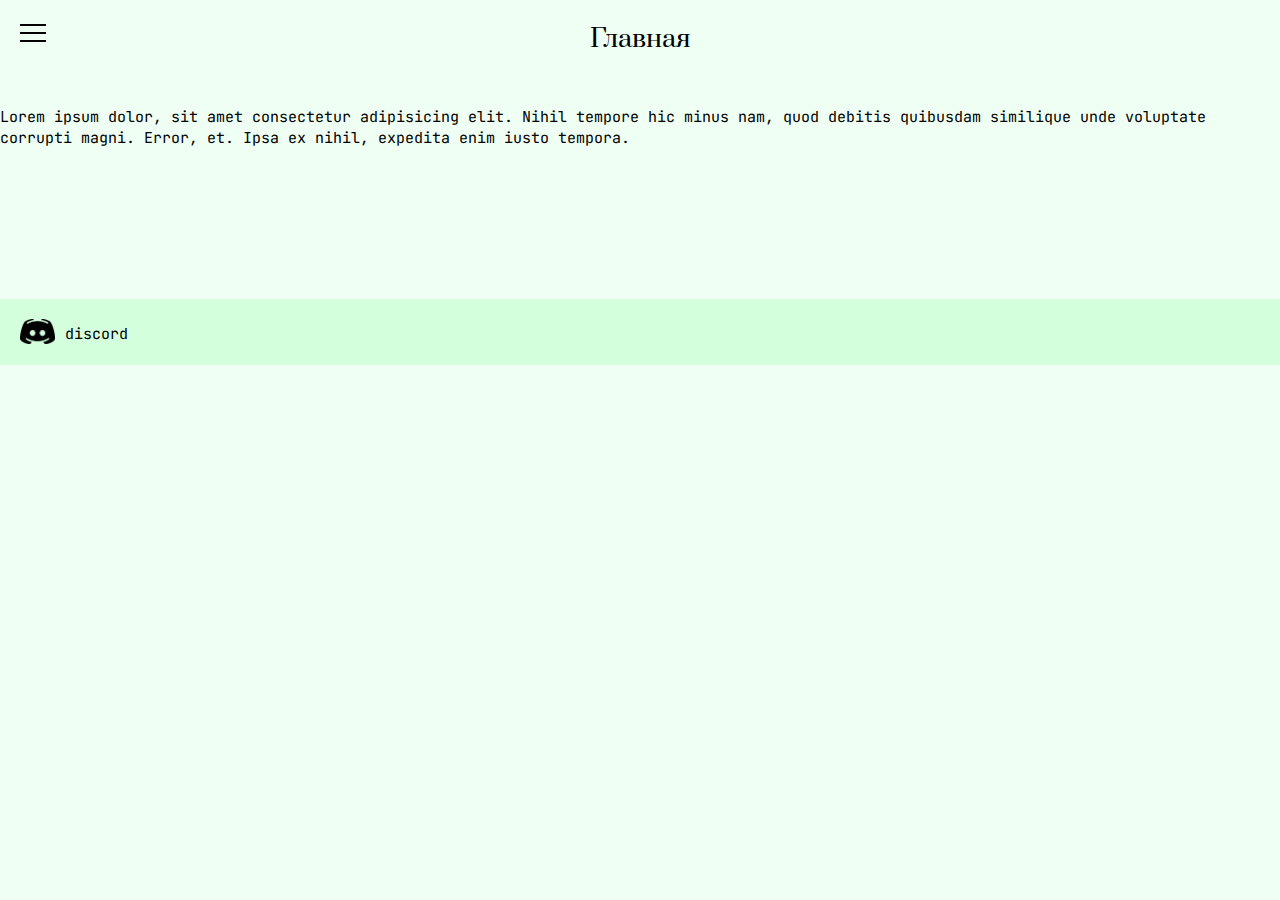
<file: index.html>
<!DOCTYPE html>
<html lang="en">

<head>
    <meta charset="UTF-8">
    <meta name="viewport" content="width=device-width, initial-scale=1.0">
    <link rel="stylesheet" href="./src/styles/style.css">
    <link rel="icon" href="./src/assets/img/logo.png">
    <link rel="preconnect" href="https://fonts.googleapis.com">
    <link rel="preconnect" href="https://fonts.gstatic.com" crossorigin>
    <link href="https://fonts.googleapis.com/css2?family=Prata&family=Tiny5&display=swap" rel="stylesheet">
    <link rel="preconnect" href="https://fonts.googleapis.com">
    <link rel="preconnect" href="https://fonts.gstatic.com" crossorigin>
    <link
        href="https://fonts.googleapis.com/css2?family=JetBrains+Mono:ital,wght@0,100..800;1,100..800&family=Prata&family=Tiny5&display=swap"
        rel="stylesheet">
    <title>Главная</title>
</head>
<body>
    <header>
        <div class="menuDiv">
            <input id="menuToggle" type="checkbox">
            <label class="menuButton" for="menuToggle" onclick="randomFackt()">
                <span></span>
            </label>
            <nav>
                <a class="navA" href="#">Главная</a>
                <a class="navA" href="#">Новости</a>
                <a class="navA" href="./src/pages/shop.html">Магазин</a>

                <div id="randomFack">
                    <h4 class="randomFack">Рандомный факт</h4>
                    <p id="textForRandomFacks">Lorem ipsum dolor, sit amet consectetur adipisicing elit. Fuga, praesentium.</p>
                </div>
            </nav>
        </div>
    </header>
    <main>
        <h1>Главная</h1>

        <p>Lorem ipsum dolor, sit amet consectetur adipisicing elit. Nihil tempore hic minus nam, quod debitis quibusdam
            similique unde voluptate corrupti magni. Error, et. Ipsa ex nihil, expedita enim iusto tempora.
        </p>
    </main>
    <footer>
        <div id="discordDiv">
            <img src="./src/assets/img/discord icon.png" alt="ds" id="discordLogo">
            <a href="https://discord.gg/vNYquMc9GX" class="urlOnFooter">discord</a>
        </div>
    </footer>
    <script src="./src/scripts/main.js"></script>
</body>

</html>
</file>
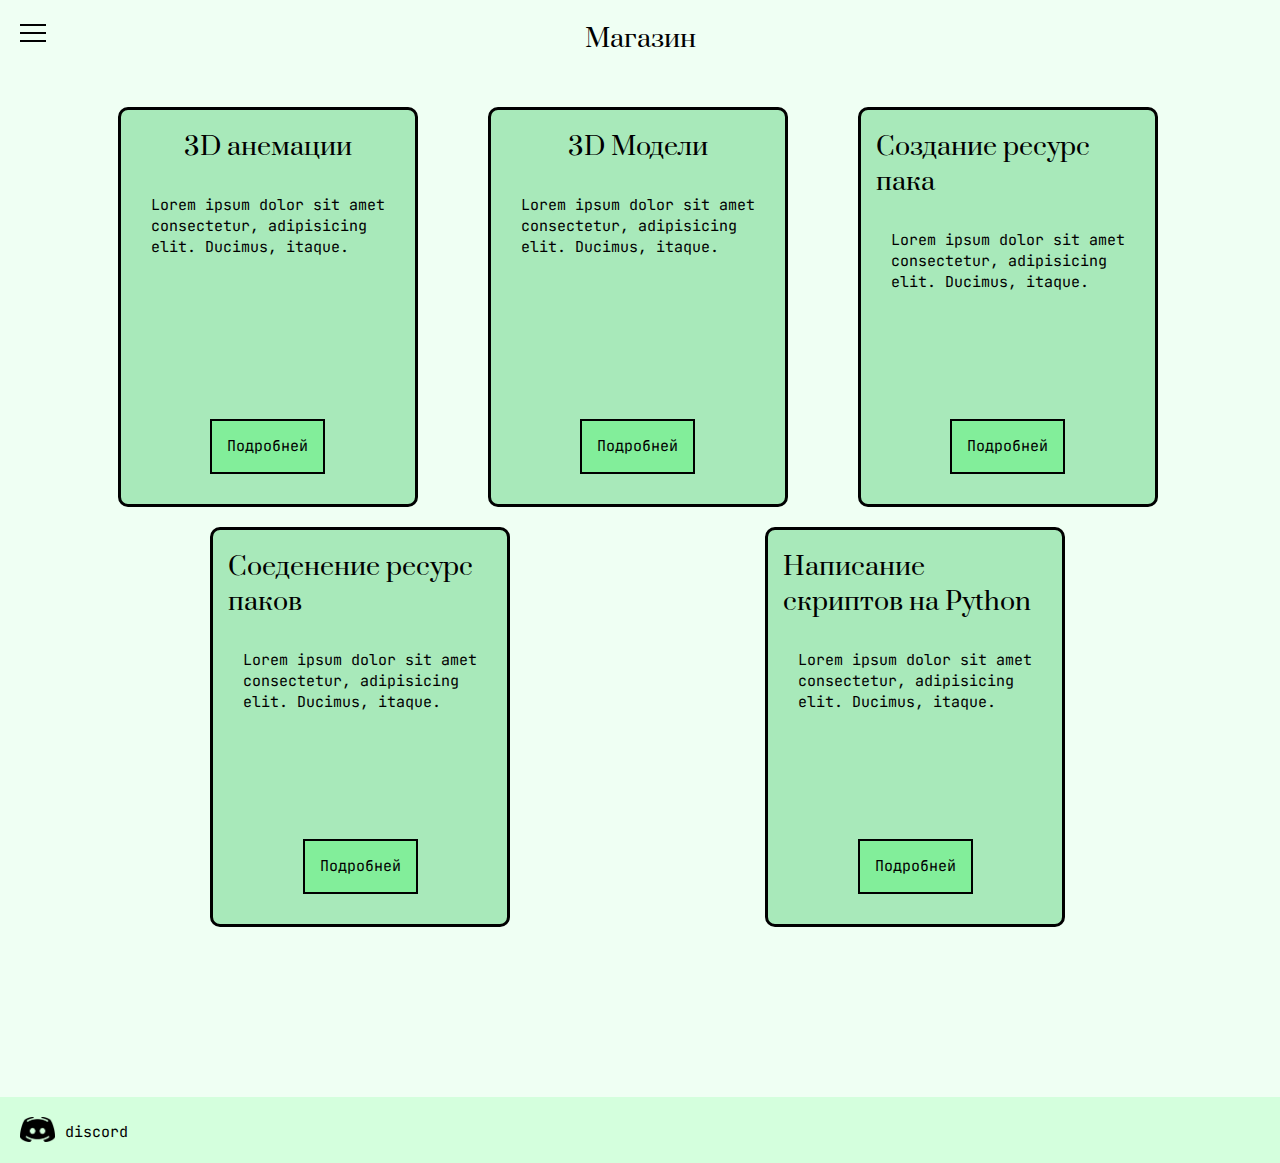
<file: src/pages/shop.html>
<!DOCTYPE html>
<html lang="en">

<head>
    <meta charset="UTF-8">
    <meta name="viewport" content="width=device-width, initial-scale=1.0">
    <link rel="stylesheet" href="../styles/style.css">
    <link rel="icon" href="../assets/img/logo.png">
    <link rel="preconnect" href="https://fonts.googleapis.com">
    <link rel="preconnect" href="https://fonts.gstatic.com" crossorigin>
    <link href="https://fonts.googleapis.com/css2?family=Prata&family=Tiny5&display=swap" rel="stylesheet">
    <link rel="preconnect" href="https://fonts.googleapis.com">
    <link rel="preconnect" href="https://fonts.gstatic.com" crossorigin>
    <link
        href="https://fonts.googleapis.com/css2?family=JetBrains+Mono:ital,wght@0,100..800;1,100..800&family=Prata&family=Tiny5&display=swap"
        rel="stylesheet">
    <title>Магазин</title>
</head>

<body>
    <header>
        <div class="menuDiv">
            <input id="menuToggle" type="checkbox">
            <label class="menuButton" for="menuToggle" onclick="randomFackt()">
                <span></span>
            </label>
            <nav>
                <a class="navA" href="../../index.html">Главная</a>
                <a class="navA" href="#">Новости</a>
                <a class="navA" href="#">Магазин</a>


                <div id="randomFack">
                    <h4 class="randomFack">Рандомный факт</h4>
                    <p id="textForRandomFacks">Lorem ipsum dolor, sit amet consectetur adipisicing elit. Fuga,
                        praesentium.</p>
                </div>
            </nav>
        </div>
    </header>
    <main>
        <h1>Магазин</h1>
        <div class="wrapper">
            

            <div class="cart">
                <h1 class="hInCart">3D анемации</h1>
                <p class="pInCart">Lorem ipsum dolor sit amet consectetur, adipisicing elit. Ducimus, itaque.</p>
                <div class="divForBtnOnCart">
                    <a href="#" class="btnInCart">Подробней</a>
                </div>
            </div>
            <div class="cart">
                <h1 class="hInCart">3D Модели</h1>
                <p class="pInCart">Lorem ipsum dolor sit amet consectetur, adipisicing elit. Ducimus, itaque.</p>
                <div class="divForBtnOnCart">
                    <a href="#" class="btnInCart">Подробней</a>
                </div>
            </div>
            <div class="cart">
                <h1 class="hInCart">Создание ресурс пака</h1>
                <p class="pInCart">Lorem ipsum dolor sit amet consectetur, adipisicing elit. Ducimus, itaque.</p>
                <div class="divForBtnOnCart">
                    <a href="#" class="btnInCart">Подробней</a>
                </div>
            </div>
            <div class="cart">
                <h1 class="hInCart">Соеденение ресурс паков</h1>
                <p class="pInCart">Lorem ipsum dolor sit amet consectetur, adipisicing elit. Ducimus, itaque.</p>
                <div class="divForBtnOnCart">
                    <a href="#" class="btnInCart">Подробней</a>
                </div>
            </div>
            <div class="cart">
                <h1 class="hInCart">Написание скриптов на Python</h1>
                <p class="pInCart">Lorem ipsum dolor sit amet consectetur, adipisicing elit. Ducimus, itaque.</p>
                <div class="divForBtnOnCart">
                    <a href="#" class="btnInCart">Подробней</a>
                </div>
            </div>
        </div>

    </main>
    <footer>
        <div id="discordDiv">
            <img src="../assets/img/discord icon.png" alt="ds" id="discordLogo">
            <a href="https://discord.gg/vNYquMc9GX" class="urlOnFooter">discord</a>
        </div>
    </footer>
    <script src="../scripts/main.js"></script>
</body>

</html>
</file>
<file: src/styles/style.css>
@import url(./links.css);

body {
    background: #effff3;
}

a {
    text-decoration: none;
    color: black;
}

#discordLogo {
    width: 35px;
    height: 25px;
    display: inline;
}

footer {
    margin-top: 150px;
    background: #a8ffba60;
    padding: 20px;
}

.urlOnFooter {
    display: inline;
    padding-top: 5px;
    margin-left: 10px;
}

#discordDiv {
    display: flex;
}

h1,
h2,
h3,
h4,
h5 {
    display: flex;
    justify-content: center;

    font-family: "Prata", serif;
    font-size: 25px;
    font-style: normal;

    margin-bottom: 50px;
}

p,
a {
    font-family: "JetBrains Mono", monospace;
    font-optical-sizing: auto;
    font-size: 15px;
    font-style: normal;
}

.randomFack {

    font-size: 20px;
    margin: 0;
    width: 300px;
}

#randomFack {
    margin-top: auto;
    margin-left: 20px;
    margin-right: 20px;
}

.cart {
    display: flex;
    flex-direction: column;
    background: #2dc25a5e;
    width: 300px;
    height: 400px;
    border: 3px solid black;
    border-radius: 10px;
    margin-right: 35px;
    margin-bottom: 20px;
    padding-left: 15px;
    padding-right: 15px;

    transition: all ease-in-out 300ms;
}
.cart:hover
{
    background: #0dc94579;
}

.hInCart {
    margin-bottom: 30px;
    margin-top: 20px;
}

.pInCart {
    flex: 1; /* добавлено, чтобы занять оставшееся пространство */
    margin-left: 15px;
    margin-right: 15px;
}

.btnInCart {
    background: #0fff373f;
    padding: 15px;
    border: 2px solid black;

    margin-bottom: 30px;

    transition: all ease-in-out 300ms;
}

.btnInCart:hover
{
    background: #18ad31a6;
    border-radius: 5px;
}

.divForBtnOnCart {
    display: flex;
    justify-content: center;
    align-items: center;
    margin-top: auto;
}


.wrapper {

    display: flex;
    justify-content: space-around;
    flex-wrap: wrap;

    margin-left: 100px;
    margin-right: 70px;
}
</file>
